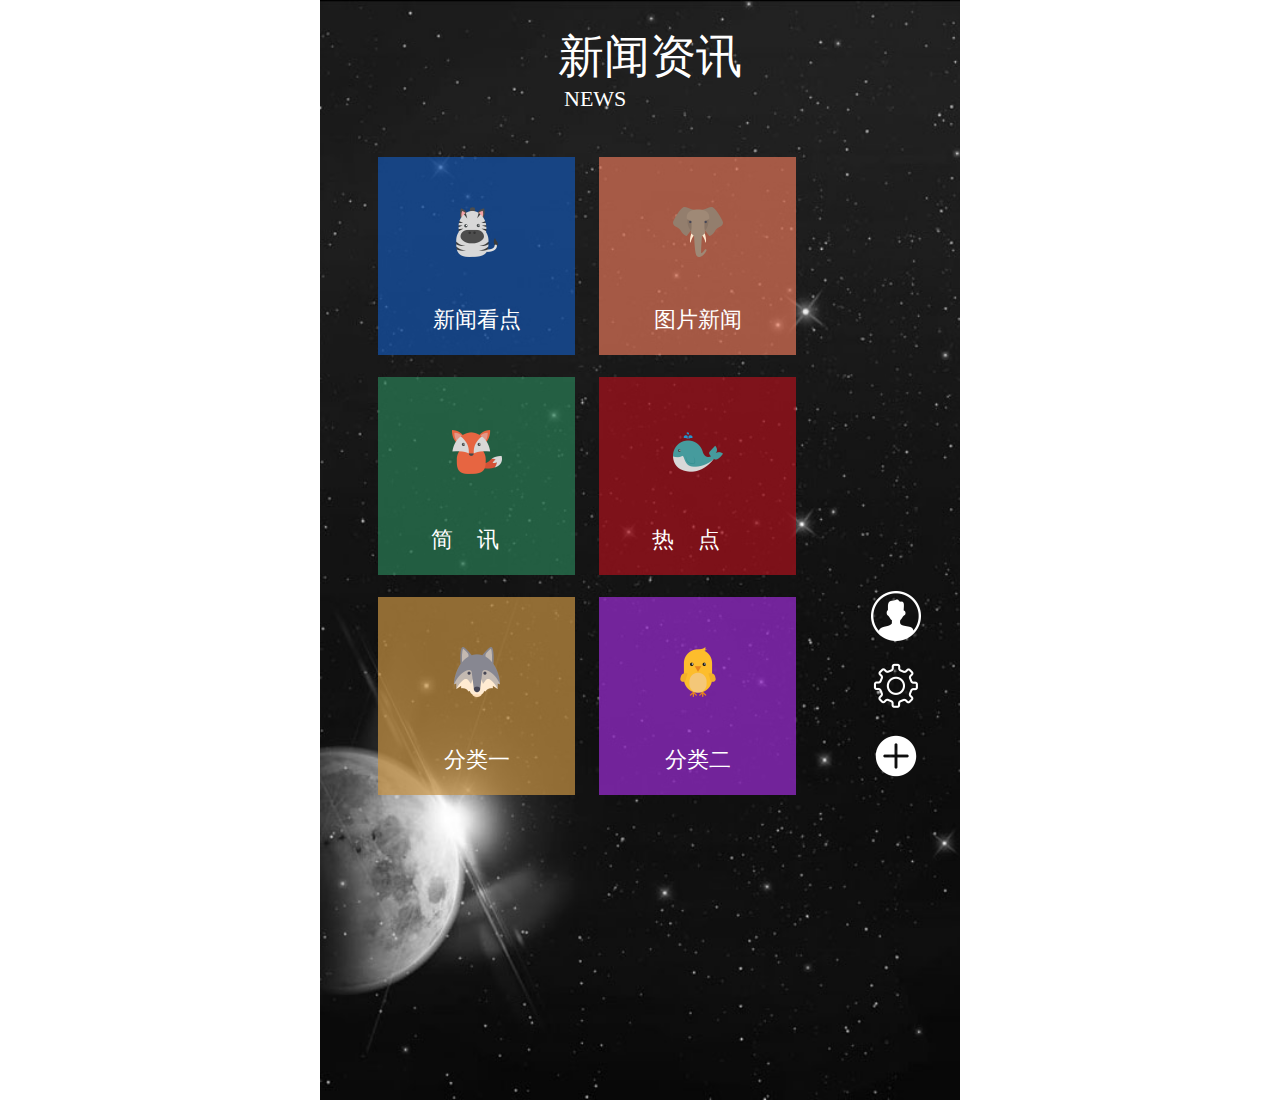
<file: index.html>
<!DOCTYPE html>
<html lang="en">
<head>
	<meta charset="UTF-8">
	<meta name="viewport" content="width=device-width, user-scalable=no, initial-scale=1.0, maximum-scale=1.0, minimum-scale=1.0">
	<title>主页</title>
	<script src="js/fontAuto.js"></script>
	
	<link rel="stylesheet" href="css/login.css"> 
</head>
<body>
	<section class="indexbg">
		<h2>新闻资讯</h2>
		<p>NEWS</p>
		<section class="indexnav">
			<a href="news-look.html"><img src="img/indexnav01.png" alt=""><p>新闻看点</p></a>
			<a href="news-pics.html"><img src="img/indexnav02.png" alt=""><p>图片新闻</p></a>
			<a href="newsletter.html"><img src="img/indexnav03.png" alt=""><p>简讯</p></a>
			<a href="hot.html"><img src="img/indexnav04.png" alt=""><p>热点</p></a>
			<a href="classification.html"><img src="img/indexnav05.png" alt=""><p>分类一</p></a>
			<a href="classification.html"><img src="img/indexnav06.png" alt=""><p>分类二</p></a>
			

		</section>
		<section class=indexbuts>
				<a href="login.html"><img src="img/user.png" alt=""></a>
				<a href="setup.html"><img src="img/sz.png" alt=""></a>
				<a href="list.html"><img src="img/more.png" alt=""></a>
		</section>


	</section>
	
</body>
</html>
</file>
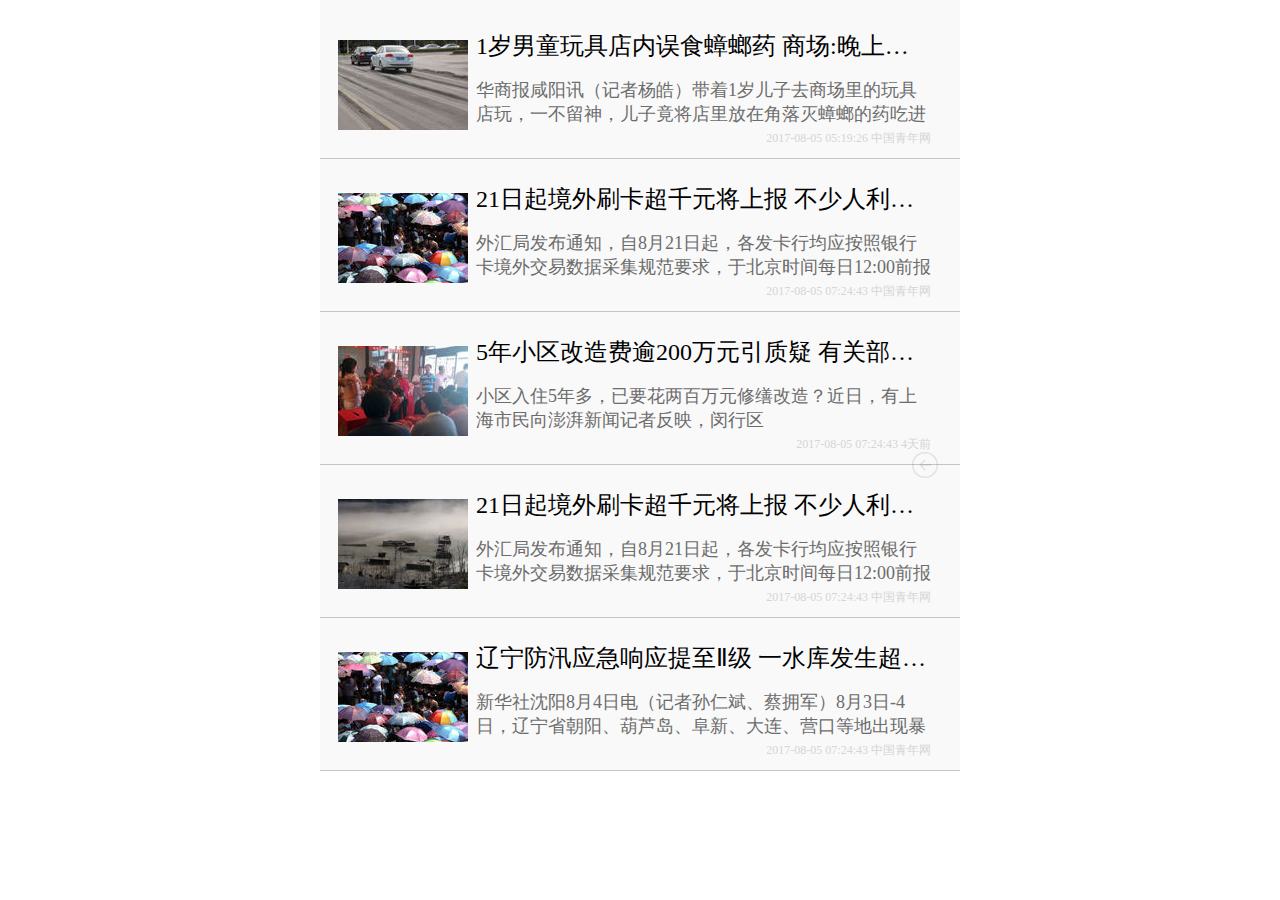
<file: classification.html>
<!DOCTYPE html>
<html lang="en">
<head>
	<meta charset="UTF-8">
	<meta name="viewport" content="width=device-width, user-scalable=no, initial-scale=1.0, maximum-scale=1.0, minimum-scale=1.0">
	<title>分类</title>
	<script src="js/fontAuto.js"></script>
	
	<link rel="stylesheet" href="css/login.css"> 
</head>
<body>
	<section class="classfication">
		<a href="index.html" class="return"><img src="img/return.png" alt=""></a>
		<a href="news detatils.html" class="class-news">
			<img src="img/clsaanews01.jpg" alt="">
			<section>
			<h3>1岁男童玩具店内误食蟑螂药 商场:晚上放药忘取</h3>
			<p>华商报咸阳讯（记者杨皓）带着1岁儿子去商场里的玩具店玩，一不留神，儿子竟将店里放在角落灭蟑螂的药吃进嘴……这把杨女士惊出一身冷汗。</p>
			<p class="class-news-time">2017-08-05 05:19:26  中国青年网</p>
			</section>
		</a>
		<a href="news detatils.html" class="class-news">
			<img src="img/clsaanews02.jpg" alt="">
			<section>
			<h3>21日起境外刷卡超千元将上报 不少人利用刷卡洗钱</h3>
			<p>外汇局发布通知，自8月21日起，各发卡行均应按照银行卡境外交易数据采集规范要求，于北京时间每日12:00前报送上日24小时内本行银行卡境外交易信息。也就是说，境内银行卡在境外发生的提现和等值人民币千元以上消费交易信息都要按规定报送。</p>
			<p class="class-news-time">2017-08-05 07:24:43  中国青年网</p>
			</section>
		</a>
        <a href="news detatils.html" class="class-news">
			<img src="img/clsaanews03.jpg" alt="">
			<section>
			<h3>5年小区改造费逾200万元引质疑 有关部门回应</h3>
			<p>小区入住5年多，已要花两百万元修缮改造？近日，有上海市民向澎湃新闻记者反映，闵行区</p>
			<p class="class-news-time">2017-08-05 07:24:43  4天前</p>
			</section>
		</a>
		<a href="news detatils.html" class="class-news">
			<img src="img/clsaanews04.jpg" alt="">
			<section>
			<h3>21日起境外刷卡超千元将上报 不少人利用刷卡洗钱</h3>
			<p>外汇局发布通知，自8月21日起，各发卡行均应按照银行卡境外交易数据采集规范要求，于北京时间每日12:00前报送上日24小时内本行银行卡境外交易信息。也就是说，境内银行卡在境外发生的提现和等值人民币千元以上消费交易信息都要按规定报送。</p>
			<p class="class-news-time">2017-08-05 07:24:43  中国青年网</p>
			</section>
		</a>
		<a href="news detatils.html" class="class-news">
			<img src="img/clsaanews02.jpg" alt="">
			<section>
			<h3>辽宁防汛应急响应提至Ⅱ级 一水库发生超500年一遇洪水</h3>
			<p>新华社沈阳8月4日电（记者孙仁斌、蔡拥军）8月3日-4日，辽宁省朝阳、葫芦岛、阜新、大连、营口等地出现暴雨到大暴雨，局部特大暴雨，最大降雨量已达400多毫米。4日上午，辽宁省将防汛应急响应提升至</p>
			<p class="class-news-time">2017-08-05 07:24:43  中国青年网</p>
			</section>
		</a>


	</section>
	
</body>
</html>
</file>
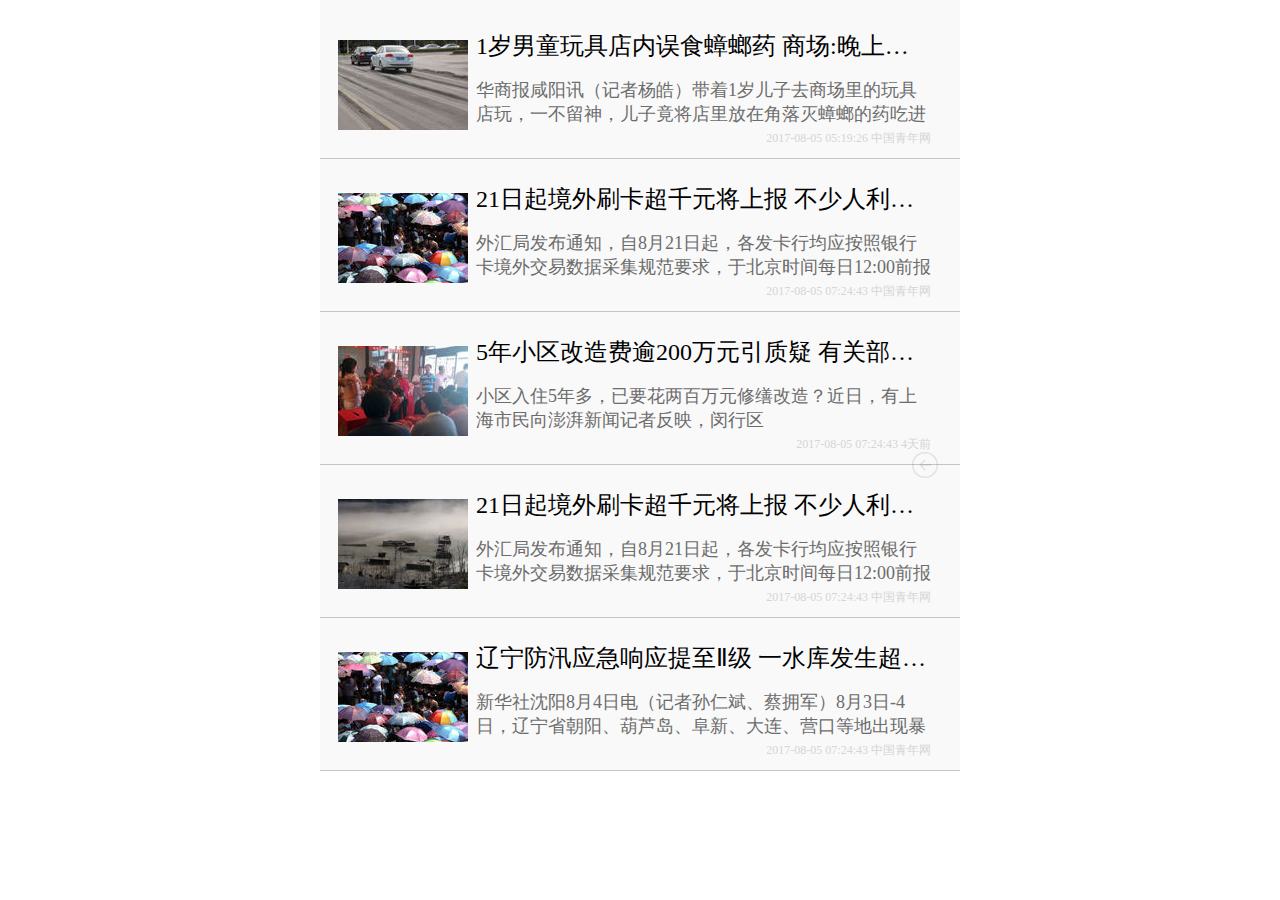
<file: hot.html>
<!DOCTYPE html>
<html lang="en">
<head>
	<meta charset="UTF-8">
	<meta name="viewport" content="width=device-width, user-scalable=no, initial-scale=1.0, maximum-scale=1.0, minimum-scale=1.0">
	<title>热点</title>
	<script src="js/fontAuto.js"></script>
	
	<link rel="stylesheet" href="css/login.css"> 
</head>
<body>
	<section class="classfication">
		<a href="index.html" class="return"><img src="img/return.png" alt=""></a>
		<a href="news detatils.html" class="class-news">
			<img src="img/clsaanews01.jpg" alt="">
			<section>
			<h3>1岁男童玩具店内误食蟑螂药 商场:晚上放药忘取</h3>
			<p>华商报咸阳讯（记者杨皓）带着1岁儿子去商场里的玩具店玩，一不留神，儿子竟将店里放在角落灭蟑螂的药吃进嘴……这把杨女士惊出一身冷汗。</p>
			<p class="class-news-time">2017-08-05 05:19:26  中国青年网</p>
			</section>
		</a>
		<a href="news detatils.html" class="class-news">
			<img src="img/clsaanews02.jpg" alt="">
			<section>
			<h3>21日起境外刷卡超千元将上报 不少人利用刷卡洗钱</h3>
			<p>外汇局发布通知，自8月21日起，各发卡行均应按照银行卡境外交易数据采集规范要求，于北京时间每日12:00前报送上日24小时内本行银行卡境外交易信息。也就是说，境内银行卡在境外发生的提现和等值人民币千元以上消费交易信息都要按规定报送。</p>
			<p class="class-news-time">2017-08-05 07:24:43  中国青年网</p>
			</section>
		</a>
        <a href="news detatils.html" class="class-news">
			<img src="img/clsaanews03.jpg" alt="">
			<section>
			<h3>5年小区改造费逾200万元引质疑 有关部门回应</h3>
			<p>小区入住5年多，已要花两百万元修缮改造？近日，有上海市民向澎湃新闻记者反映，闵行区</p>
			<p class="class-news-time">2017-08-05 07:24:43  4天前</p>
			</section>
		</a>
		<a href="news detatils.html" class="class-news">
			<img src="img/clsaanews04.jpg" alt="">
			<section>
			<h3>21日起境外刷卡超千元将上报 不少人利用刷卡洗钱</h3>
			<p>外汇局发布通知，自8月21日起，各发卡行均应按照银行卡境外交易数据采集规范要求，于北京时间每日12:00前报送上日24小时内本行银行卡境外交易信息。也就是说，境内银行卡在境外发生的提现和等值人民币千元以上消费交易信息都要按规定报送。</p>
			<p class="class-news-time">2017-08-05 07:24:43  中国青年网</p>
			</section>
		</a>
		<a href="news detatils.html" class="class-news">
			<img src="img/clsaanews02.jpg" alt="">
			<section>
			<h3>辽宁防汛应急响应提至Ⅱ级 一水库发生超500年一遇洪水</h3>
			<p>新华社沈阳8月4日电（记者孙仁斌、蔡拥军）8月3日-4日，辽宁省朝阳、葫芦岛、阜新、大连、营口等地出现暴雨到大暴雨，局部特大暴雨，最大降雨量已达400多毫米。4日上午，辽宁省将防汛应急响应提升至</p>
			<p class="class-news-time">2017-08-05 07:24:43  中国青年网</p>
			</section>
		</a>


	</section>
	
</body>
</html>
</file>
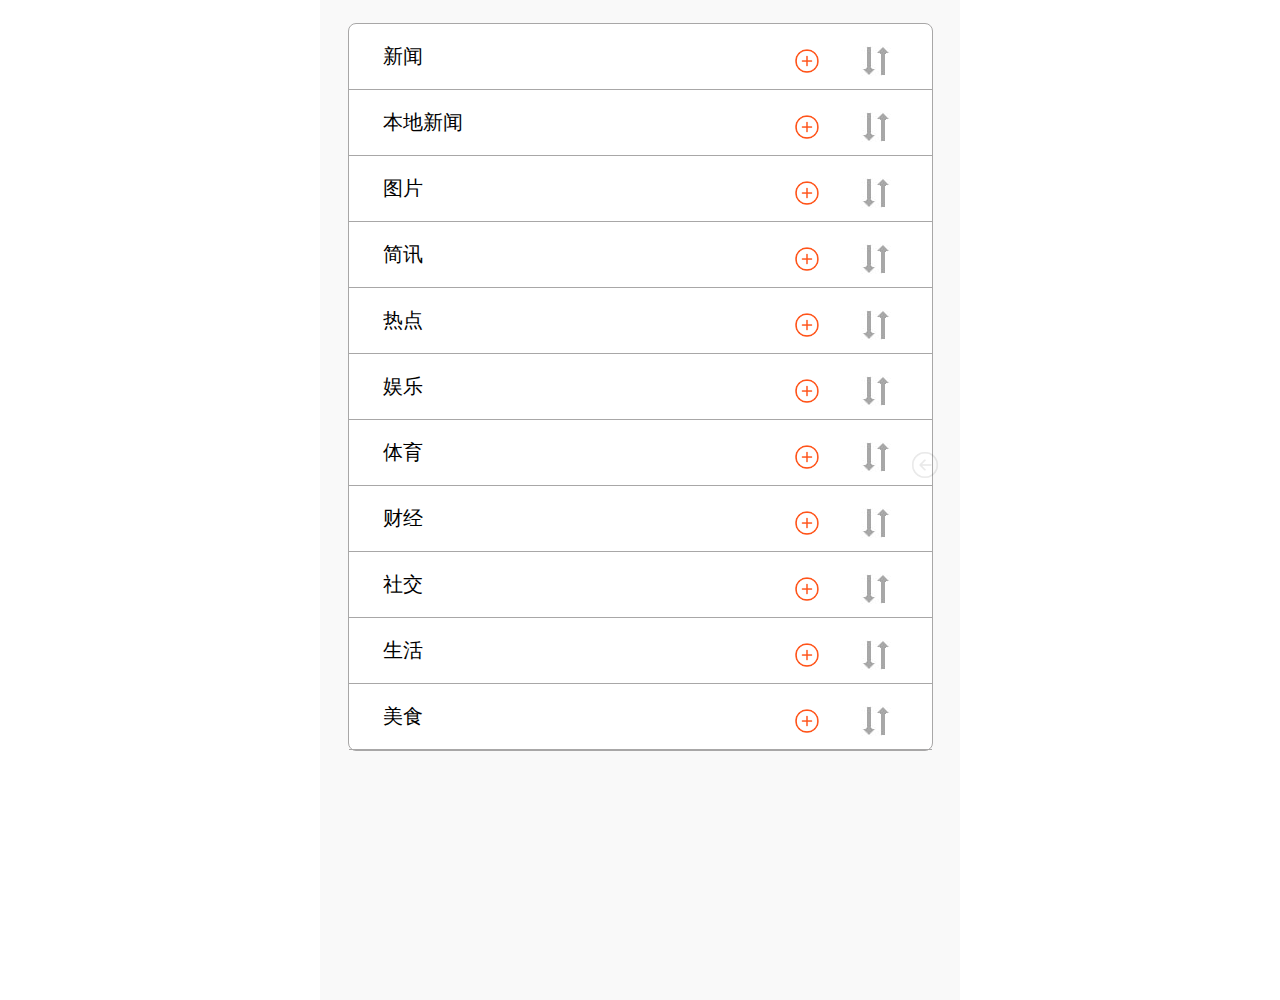
<file: list.html>
<!DOCTYPE html>
<html lang="en">
<head>
	<meta charset="UTF-8">
	<meta name="viewport" content="width=device-width, user-scalable=no, initial-scale=1.0, maximum-scale=1.0, minimum-scale=1.0">
	<title>资讯列表</title>
	<script src="js/fontAuto.js"></script>
	
	<link rel="stylesheet" href="css/login.css"> 
</head>
<body>
<section class="bgsize">
<a href="index.html" class="return"><img src="img/return.png" alt=""></a>

	<section class="list">
		<section class="list-link">
			<a href="news-look.html" class="list-title">新闻</a>
			<a href="" class="listbt"><img src="img/listbt01.png" alt=""></a>
			<a href=""  class="listbt"><img src="img/listbt02.jpg" alt=""></a>
		</section>
		<section class="list-link">
			<a href="" class="list-title">本地新闻</a>
			<a href="" class="listbt"><img src="img/listbt01.png" alt=""></a>
			<a href=""  class="listbt"><img src="img/listbt02.jpg" alt=""></a>
		</section>
		<section class="list-link">
			<a href="news-pics.html" class="list-title">图片</a>
			<a href="" class="listbt"><img src="img/listbt01.png" alt=""></a>
			<a href=""  class="listbt"><img src="img/listbt02.jpg" alt=""></a>
		</section>
		<section class="list-link">
			<a href="newsletter.html" class="list-title">简讯</a>
			<a href="" class="listbt"><img src="img/listbt01.png" alt=""></a>
			<a href=""  class="listbt"><img src="img/listbt02.jpg" alt=""></a>
		</section>
		<section class="list-link">
			<a href="hot.html" class="list-title">热点</a>
			<a href="" class="listbt"><img src="img/listbt01.png" alt=""></a>
			<a href=""  class="listbt"><img src="img/listbt02.jpg" alt=""></a>
		</section>
		<section class="list-link">
			<a href="newsletter.html" class="list-title">娱乐</a>
			<a href="" class="listbt"><img src="img/listbt01.png" alt=""></a>
			<a href=""  class="listbt"><img src="img/listbt02.jpg" alt=""></a>
		</section>
		<section class="list-link">
			<a href="newsletter.html" class="list-title">体育</a>
			<a href="" class="listbt"><img src="img/listbt01.png" alt=""></a>
			<a href=""  class="listbt"><img src="img/listbt02.jpg" alt=""></a>
		</section>
		<section class="list-link">
			<a href="" class="list-title">财经</a>
			<a href="" class="listbt"><img src="img/listbt01.png" alt=""></a>
			<a href=""  class="listbt"><img src="img/listbt02.jpg" alt=""></a>
		</section>
		<section class="list-link">
			<a href="" class="list-title">社交</a>
			<a href="" class="listbt"><img src="img/listbt01.png" alt=""></a>
			<a href=""  class="listbt"><img src="img/listbt02.jpg" alt=""></a>
		</section>
		<section class="list-link">
			<a href="" class="list-title">生活</a>
			<a href="" class="listbt"><img src="img/listbt01.png" alt=""></a>
			<a href=""  class="listbt"><img src="img/listbt02.jpg" alt=""></a>
		</section>
		<section class="list-link">
			<a href="" class="list-title">美食</a>
			<a href="" class="listbt"><img src="img/listbt01.png" alt=""></a>
			<a href=""  class="listbt"><img src="img/listbt02.jpg" alt=""></a>
		</section>
	</section>
</section>
	
</body>
</html>
</file>
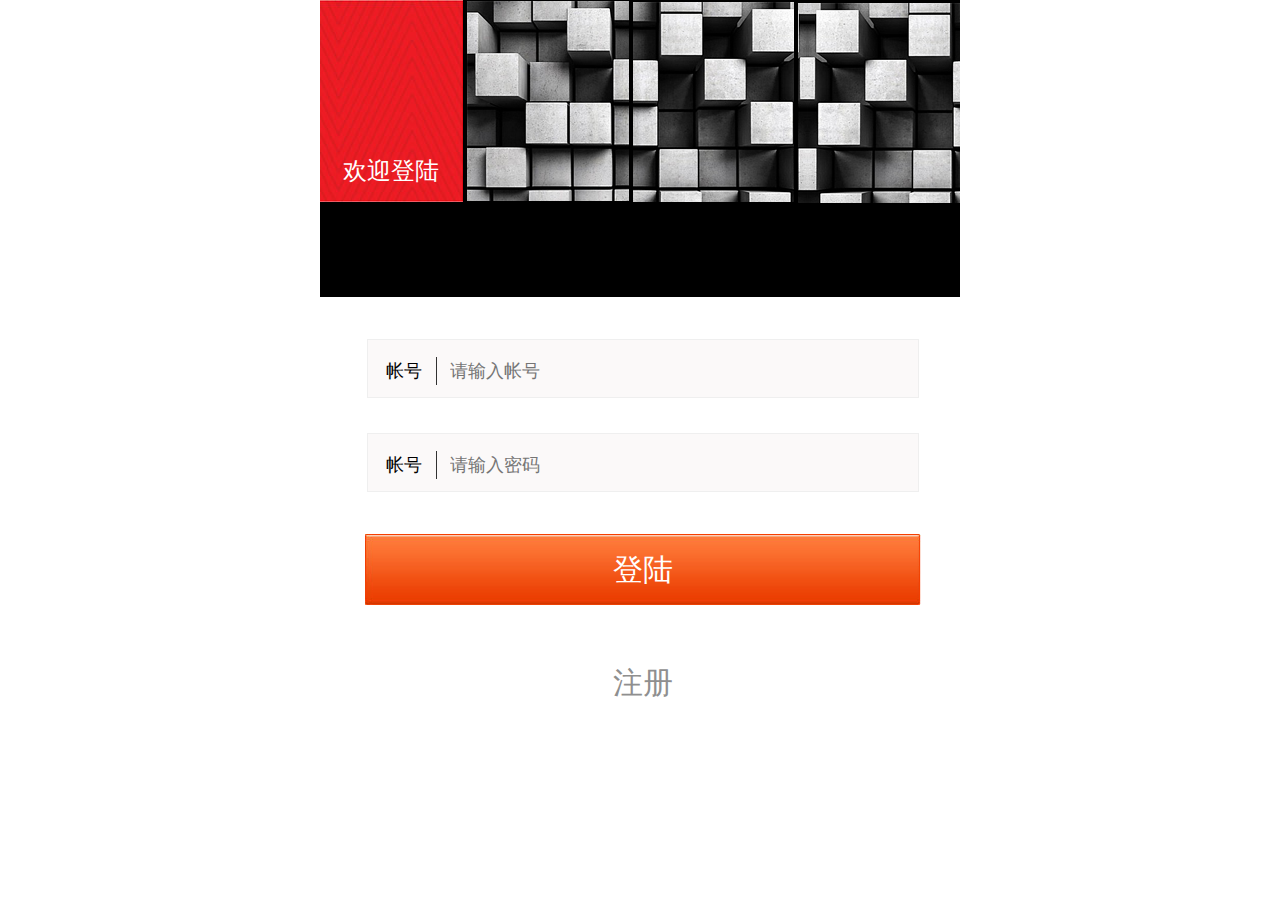
<file: login.html>
<!DOCTYPE html>
<html lang="en">
<head>
	<meta name="viewport" content="width=device-width, user-scalable=no, initial-scale=1.0, maximum-scale=1.0, minimum-scale=1.0">
	<meta charset="UTF-8">
	<title>登录</title>
	<script src="js/fontAuto.js"></script>
	
	<link rel="stylesheet" href="css/login.css"> 
</head>
<body>
<header>
	<section class="hd-one"><p>欢迎登陆</p></section>
	<section class="hdpic hdtwo"><img src="img/hdbg.jpg" alt=""></section>
	<section class="hdpic hdthree"><img src="img/hdbg.jpg" alt=""></section>
	<section class="hdpic hdfour"><img src="img/hdbg.jpg" alt=""></section>

</header>

<form action="">
	<label class="user">帐号<span></span><input type="text" placeholder ="请输入帐号"></label>
	<label class="user password">帐号<span></span><input type="password"  placeholder="请输入密码"></label>
	<section class="loginbt"><a href="index.html">登陆</a></section>
	<section class="loginbt register"><a href="register.html">注册</a></section>


</form>
	
</body>
</html>
</file>
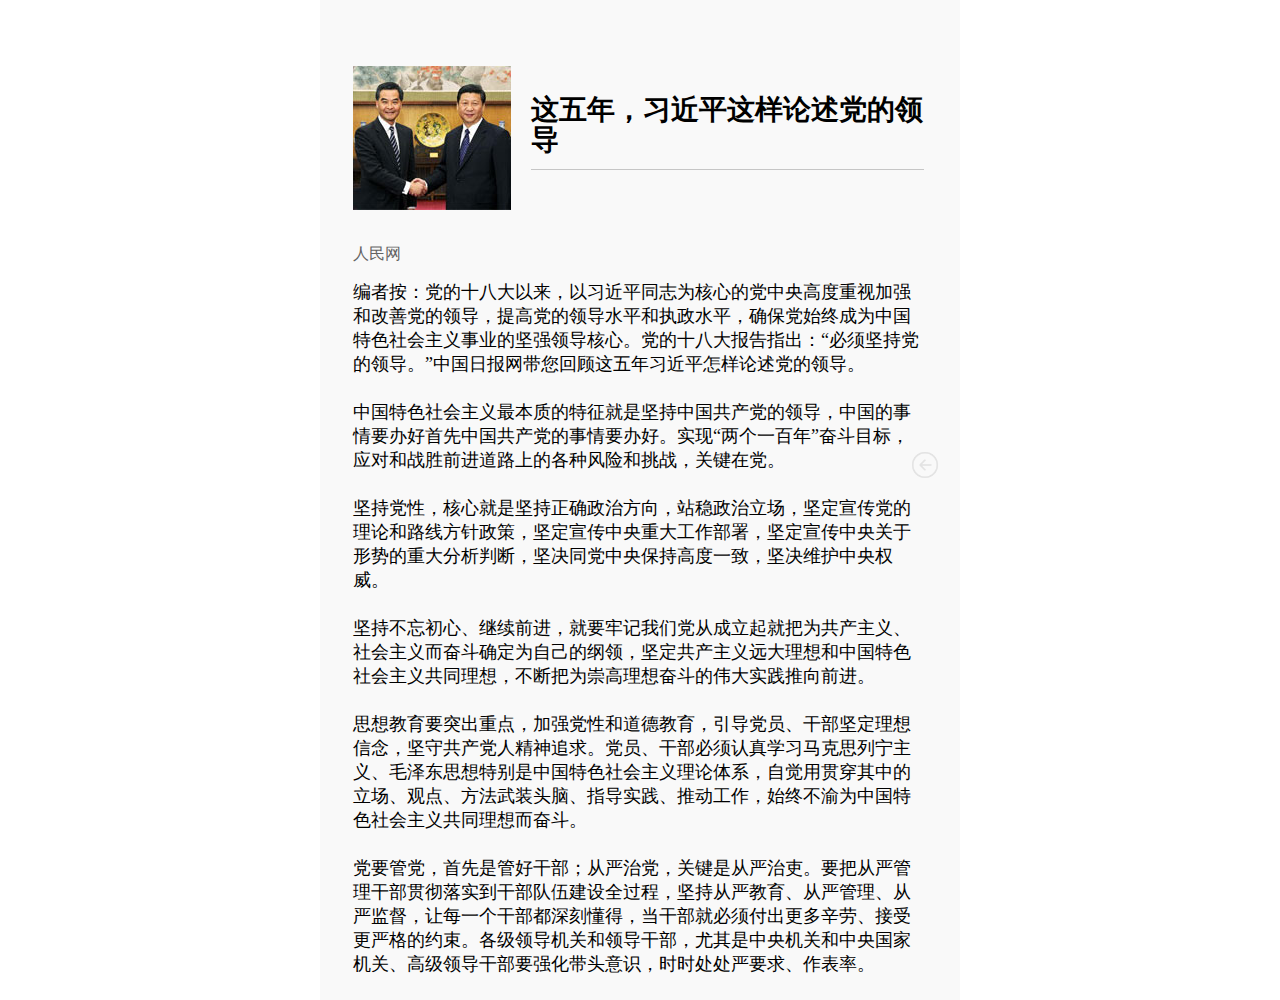
<file: news detatils.html>
<!DOCTYPE html>
<html lang="en">
<head>
	<meta charset="UTF-8">
	<meta name="viewport" content="width=device-width, user-scalable=no, initial-scale=1.0, maximum-scale=1.0, minimum-scale=1.0">
	<title>新闻详情</title>
	<script src="js/fontAuto.js"></script>
	
	<link rel="stylesheet" href="css/login.css"> 
</head>
<body>
	<section class="bgsize">
	<a href="index.html" class="return"><img src="img/return.png" alt=""></a>
		<section class="title">
			<img src="img/newsdetails.jpg" alt="">
			<section class="title-text">
			<h3>这五年，习近平这样论述党的领导</h3>
			<span></span>
			</section>
		</section>
		<section class="article">
			<p class="source">人民网</p>
			<p>编者按：党的十八大以来，以习近平同志为核心的党中央高度重视加强和改善党的领导，提高党的领导水平和执政水平，确保党始终成为中国特色社会主义事业的坚强领导核心。党的十八大报告指出：“必须坚持党的领导。”中国日报网带您回顾这五年习近平怎样论述党的领导。</p>
			<p>中国特色社会主义最本质的特征就是坚持中国共产党的领导，中国的事情要办好首先中国共产党的事情要办好。实现“两个一百年”奋斗目标，应对和战胜前进道路上的各种风险和挑战，关键在党。</p>
			<p>坚持党性，核心就是坚持正确政治方向，站稳政治立场，坚定宣传党的理论和路线方针政策，坚定宣传中央重大工作部署，坚定宣传中央关于形势的重大分析判断，坚决同党中央保持高度一致，坚决维护中央权威。</p>
			<p>坚持不忘初心、继续前进，就要牢记我们党从成立起就把为共产主义、社会主义而奋斗确定为自己的纲领，坚定共产主义远大理想和中国特色社会主义共同理想，不断把为崇高理想奋斗的伟大实践推向前进。</p>
			<p>思想教育要突出重点，加强党性和道德教育，引导党员、干部坚定理想信念，坚守共产党人精神追求。党员、干部必须认真学习马克思列宁主义、毛泽东思想特别是中国特色社会主义理论体系，自觉用贯穿其中的立场、观点、方法武装头脑、指导实践、推动工作，始终不渝为中国特色社会主义共同理想而奋斗。</p>
			<p>党要管党，首先是管好干部；从严治党，关键是从严治吏。要把从严管理干部贯彻落实到干部队伍建设全过程，坚持从严教育、从严管理、从严监督，让每一个干部都深刻懂得，当干部就必须付出更多辛劳、接受更严格的约束。各级领导机关和领导干部，尤其是中央机关和中央国家机关、高级领导干部要强化带头意识，时时处处严要求、作表率。</p>



		</section>

	</section>
	
</body>
</html>
</file>
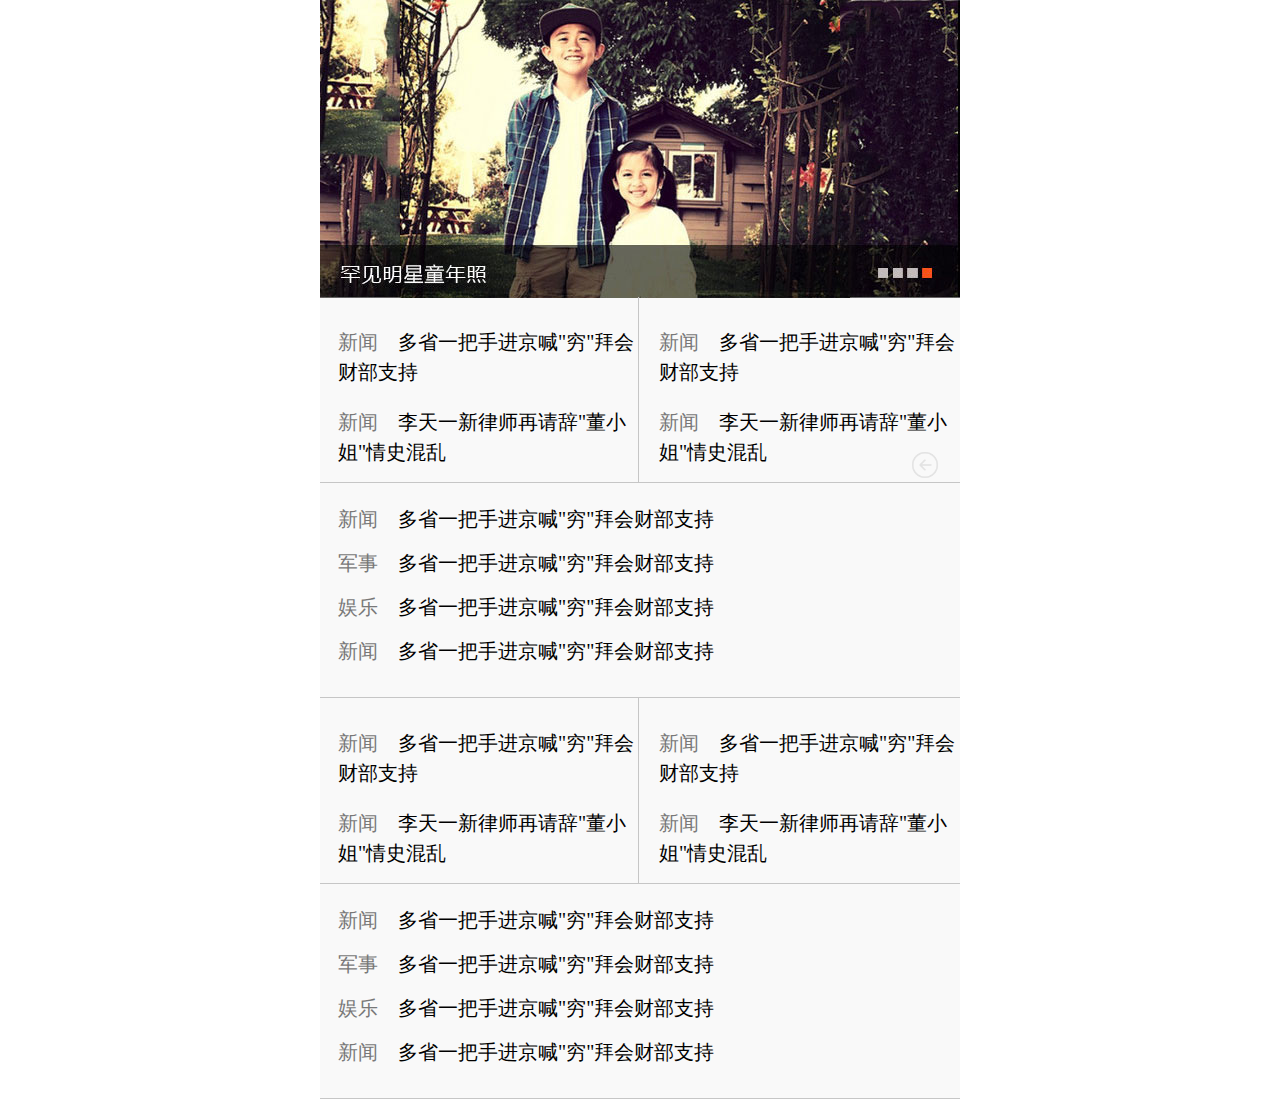
<file: news-look.html>
<!DOCTYPE html>
<html lang="en">
<head>
	<meta charset="UTF-8">
	<meta name="viewport" content="width=device-width, user-scalable=no, initial-scale=1.0, maximum-scale=1.0, minimum-scale=1.0">
	<title>新闻看点</title>
	<script src="js/fontAuto.js"></script>
	
	<link rel="stylesheet" href="css/login.css"> 
</head>
<body>
	<header>
	<a href="" class="newslook-pic"><img src="img/news-look.jpg" alt=""></a>
	</header>
	<a href="index.html" class="return"><img src="img/return.png" alt=""></a>
	<section class="newsbody">
		<section class="newslook-partone">
			<section class="newslook-partsmall">
				<a href=""><span>新闻</span>多省一把手进京喊"穷"拜会财部支持</a>
				<a href="" class="newslook-partsmall-bottom"><span>新闻</span>李天一新律师再请辞"董小姐"情史混乱</a>
			</section>
			<section class="newslook-partsmall newslook-partsmall-right">
				<a href=""><span>新闻</span>多省一把手进京喊"穷"拜会财部支持</a>
				<a href="" class="newslook-partsmall-bottom"><span>新闻</span>李天一新律师再请辞"董小姐"情史混乱</a>
			</section>

		</section>

		<section class="newslook-parttwo">
			<a href=""><span>新闻</span>多省一把手进京喊"穷"拜会财部支持</a>
			<a href=""><span>军事</span>多省一把手进京喊"穷"拜会财部支持</a>
			<a href=""><span>娱乐</span>多省一把手进京喊"穷"拜会财部支持</a>
			<a href=""><span>新闻</span>多省一把手进京喊"穷"拜会财部支持</a>
		</section>
		<section class="newslook-partone">
			<section class="newslook-partsmall">
				<a href=""><span>新闻</span>多省一把手进京喊"穷"拜会财部支持</a>
				<a href="" class="newslook-partsmall-bottom"><span>新闻</span>李天一新律师再请辞"董小姐"情史混乱</a>
			</section>
			<section class="newslook-partsmall newslook-partsmall-right">
				<a href=""><span>新闻</span>多省一把手进京喊"穷"拜会财部支持</a>
				<a href="" class="newslook-partsmall-bottom"><span>新闻</span>李天一新律师再请辞"董小姐"情史混乱</a>
			</section>

		</section>
		<section class="newslook-parttwo">
			<a href=""><span>新闻</span>多省一把手进京喊"穷"拜会财部支持</a>
			<a href=""><span>军事</span>多省一把手进京喊"穷"拜会财部支持</a>
			<a href=""><span>娱乐</span>多省一把手进京喊"穷"拜会财部支持</a>
			<a href=""><span>新闻</span>多省一把手进京喊"穷"拜会财部支持</a>
		</section>

	</section>
</body>
</html>
</file>
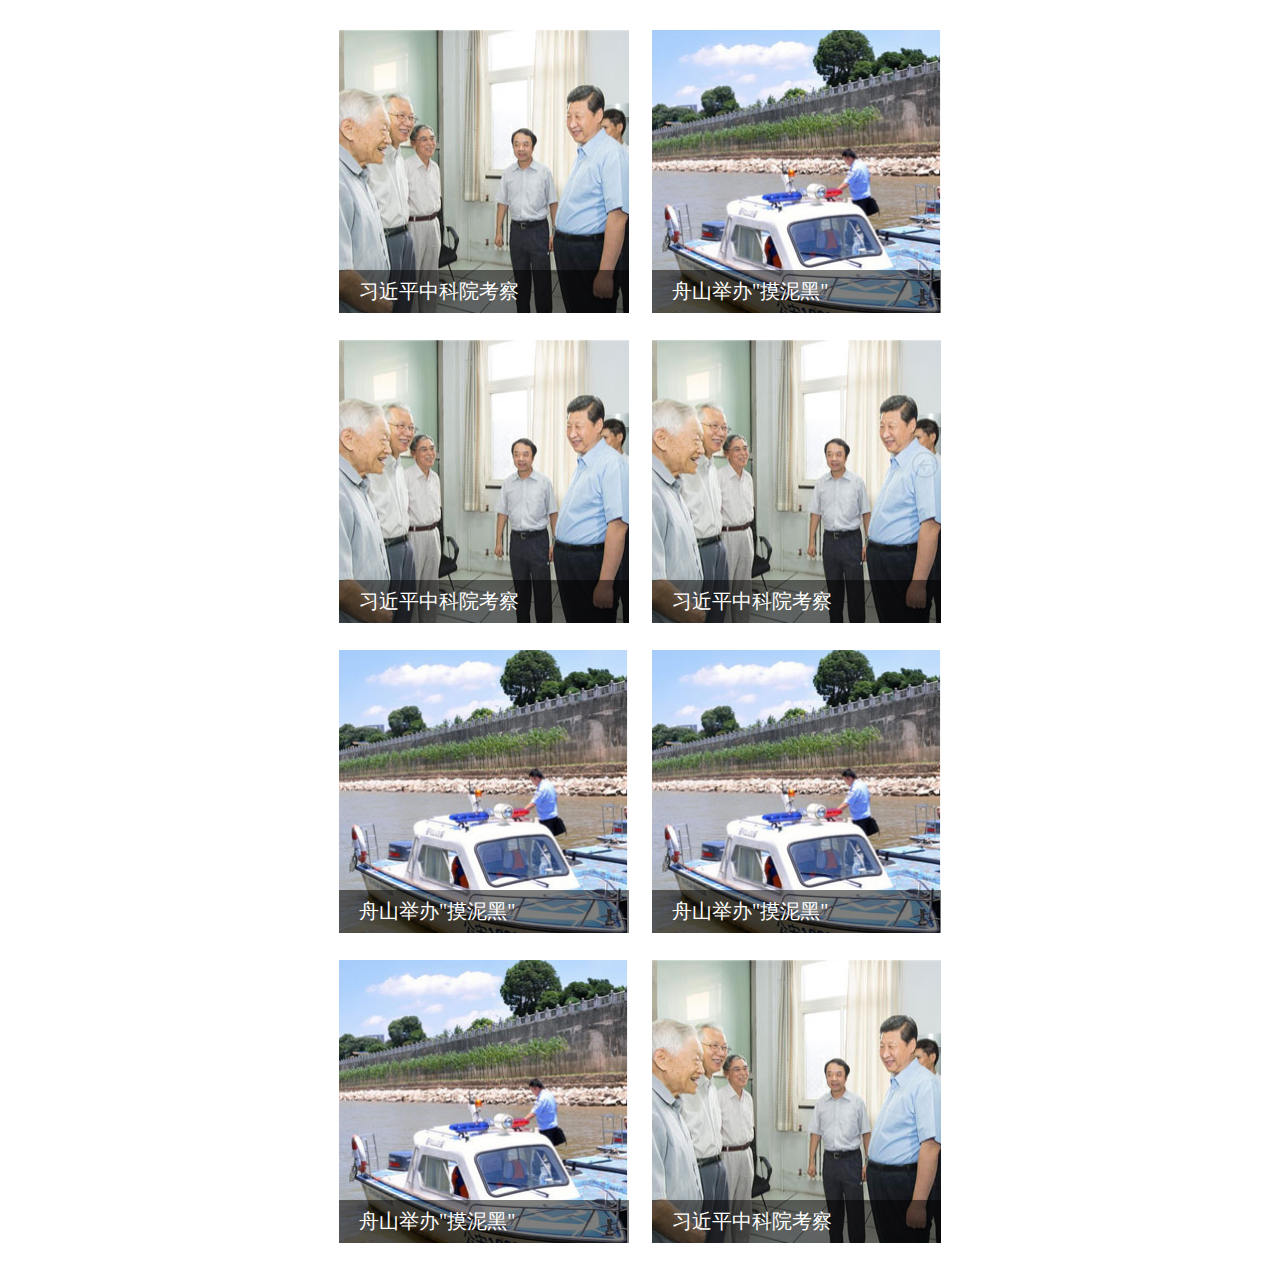
<file: news-pics.html>
<!DOCTYPE html>
<html lang="en">
<head>
	<meta charset="UTF-8">
	<meta name="viewport" content="width=device-width, user-scalable=no, initial-scale=1.0, maximum-scale=1.0, minimum-scale=1.0">
	<title>图片新闻</title>
	<script src="js/fontAuto.js"></script>
	
	<link rel="stylesheet" href="css/login.css"> 
</head>
<body>
	<section class="newspicw">
	<a href="index.html" class="return"><img src="img/return.png" alt=""></a>
	<section class="newspicbig">
		<a class="newspicnav" href="Picture details.html">
		<img src="img/newspic.jpg" alt="">
		<p>习近平中科院考察</p>
		</a>
		<a class="newspicnav" href="Picture details.html">
		<img src="img/newspic02.jpg" alt="">
		<p>舟山举办"摸泥黑"</p>
		</a>
		<a class="newspicnav" href="Picture details.html">
		<img src="img/newspic.jpg" alt="">
		<p>习近平中科院考察</p>
		</a>
		<a class="newspicnav" href="Picture details.html">
		<img src="img/newspic.jpg" alt="">
		<p>习近平中科院考察</p>
		</a>
		<a class="newspicnav" href="">
		<img src="img/newspic02.jpg" alt="">
		<p>舟山举办"摸泥黑"</p>
		</a>
		<a class="newspicnav" href="">
		<img src="img/newspic02.jpg" alt="">
		<p>舟山举办"摸泥黑"</p>
		</a>
		<a class="newspicnav" href="">
		<img src="img/newspic02.jpg" alt="">
		<p>舟山举办"摸泥黑"</p>
		</a>
		<a class="newspicnav" href="">
		<img src="img/newspic.jpg" alt="">
		<p>习近平中科院考察</p>
		</a>
	</section>

	</section>
	
</body>
</html>
</file>
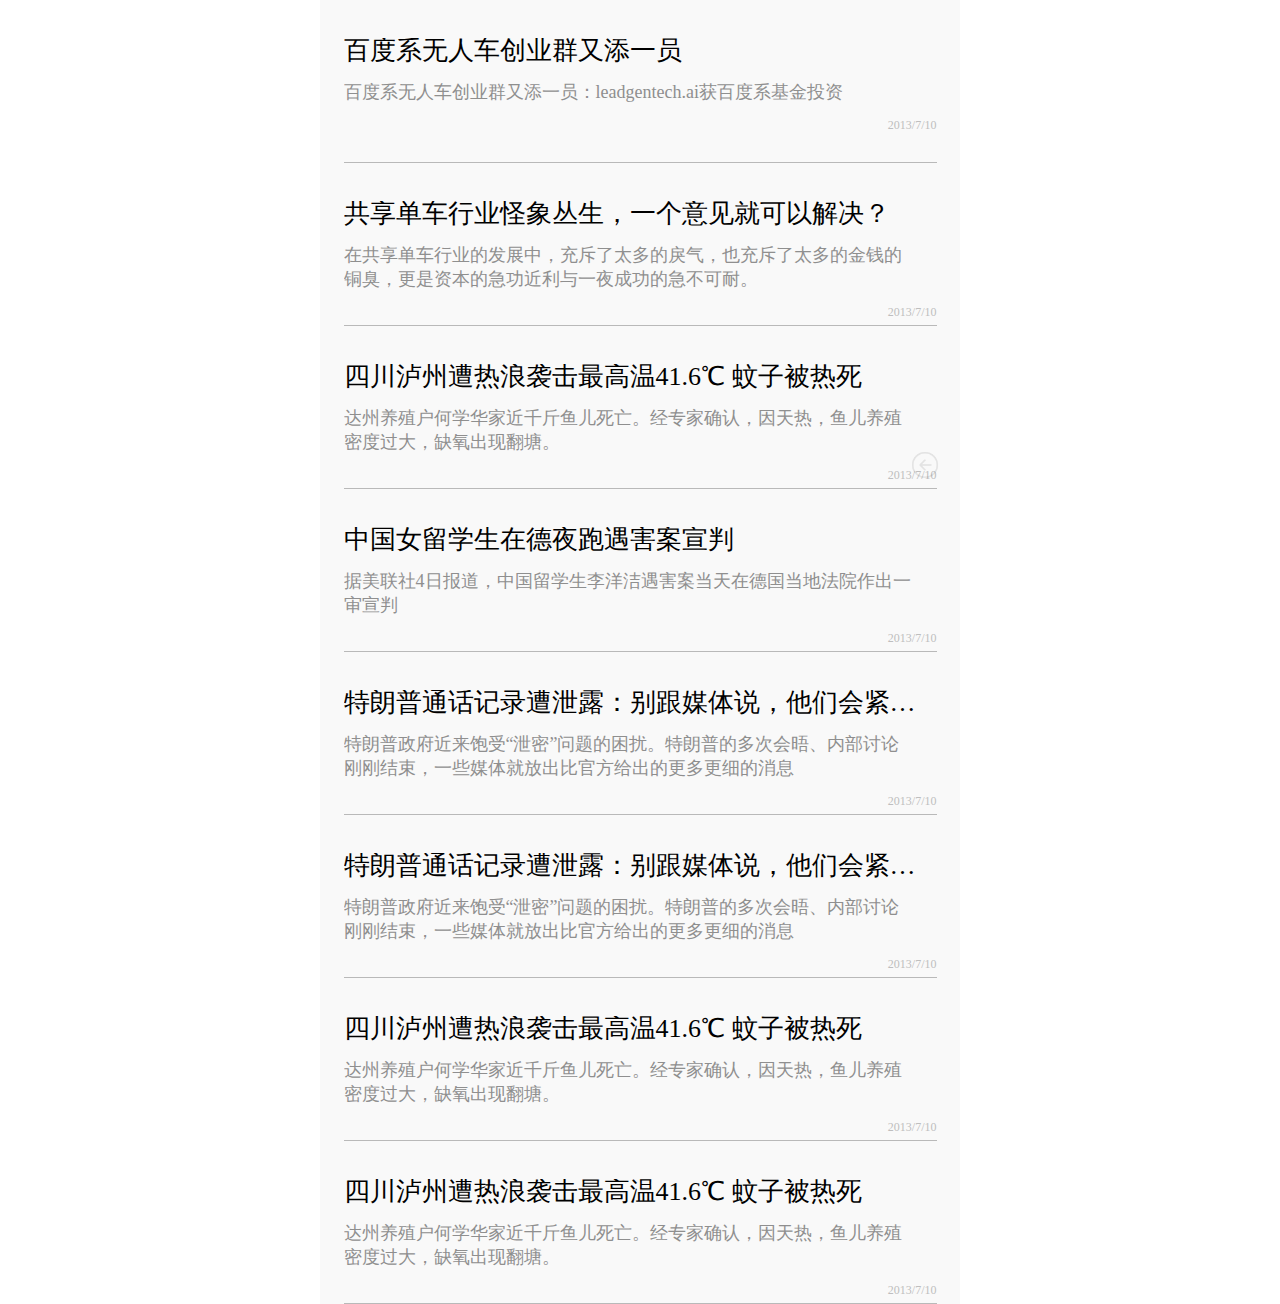
<file: newsletter.html>
<!DOCTYPE html>
<html lang="en">
<head>
	<meta charset="UTF-8">
	<meta name="viewport" content="width=device-width, user-scalable=no, initial-scale=1.0, maximum-scale=1.0, minimum-scale=1.0">
	<title>简讯</title>
	<script src="js/fontAuto.js"></script>
	
	<link rel="stylesheet" href="css/login.css"> 
</head>
<body>
	<section class="newsletter">
	<a href="index.html" class="return"><img src="img/return.png" alt=""></a>
		<section class="newsletter-cont">
		<h3>百度系无人车创业群又添一员</h3>
		<p>百度系无人车创业群又添一员：leadgentech.ai获百度系基金投资</p>
		<p class="newsletter-time">2013/7/10</p>
		</section>
		<section class="newsletter-cont">
		<h3>共享单车行业怪象丛生，一个意见就可以解决？</h3>
		<p>在共享单车行业的发展中，充斥了太多的戾气，也充斥了太多的金钱的铜臭，更是资本的急功近利与一夜成功的急不可耐。</p>
		<p class="newsletter-time">2013/7/10</p>
		</section>
		<section class="newsletter-cont">
		<h3>四川泸州遭热浪袭击最高温41.6℃ 蚊子被热死</h3>
		<p>达州养殖户何学华家近千斤鱼儿死亡。经专家确认，因天热，鱼儿养殖密度过大，缺氧出现翻塘。</p>
		<p class="newsletter-time">2013/7/10</p>
		</section>
		<section class="newsletter-cont">
		<h3>中国女留学生在德夜跑遇害案宣判</h3>
		<p>据美联社4日报道，中国留学生李洋洁遇害案当天在德国当地法院作出一审宣判</p>
		<p class="newsletter-time">2013/7/10</p>
		</section>
		<section class="newsletter-cont">
		<h3>特朗普通话记录遭泄露：别跟媒体说，他们会紧追不放</h3>
		<p>特朗普政府近来饱受“泄密”问题的困扰。特朗普的多次会晤、内部讨论刚刚结束，一些媒体就放出比官方给出的更多更细的消息</p>
		<p class="newsletter-time">2013/7/10</p>
		</section>
		<section class="newsletter-cont">
		<h3>特朗普通话记录遭泄露：别跟媒体说，他们会紧追不放</h3>
		<p>特朗普政府近来饱受“泄密”问题的困扰。特朗普的多次会晤、内部讨论刚刚结束，一些媒体就放出比官方给出的更多更细的消息</p>
		<p class="newsletter-time">2013/7/10</p>
		</section>
		<section class="newsletter-cont">
		<h3>四川泸州遭热浪袭击最高温41.6℃ 蚊子被热死</h3>
		<p>达州养殖户何学华家近千斤鱼儿死亡。经专家确认，因天热，鱼儿养殖密度过大，缺氧出现翻塘。</p>
		<p class="newsletter-time">2013/7/10</p>
		</section>
		<section class="newsletter-cont">
		<h3>四川泸州遭热浪袭击最高温41.6℃ 蚊子被热死</h3>
		<p>达州养殖户何学华家近千斤鱼儿死亡。经专家确认，因天热，鱼儿养殖密度过大，缺氧出现翻塘。</p>
		<p class="newsletter-time">2013/7/10</p>
		</section>



	</section>
	
</body>
</html>
</file>
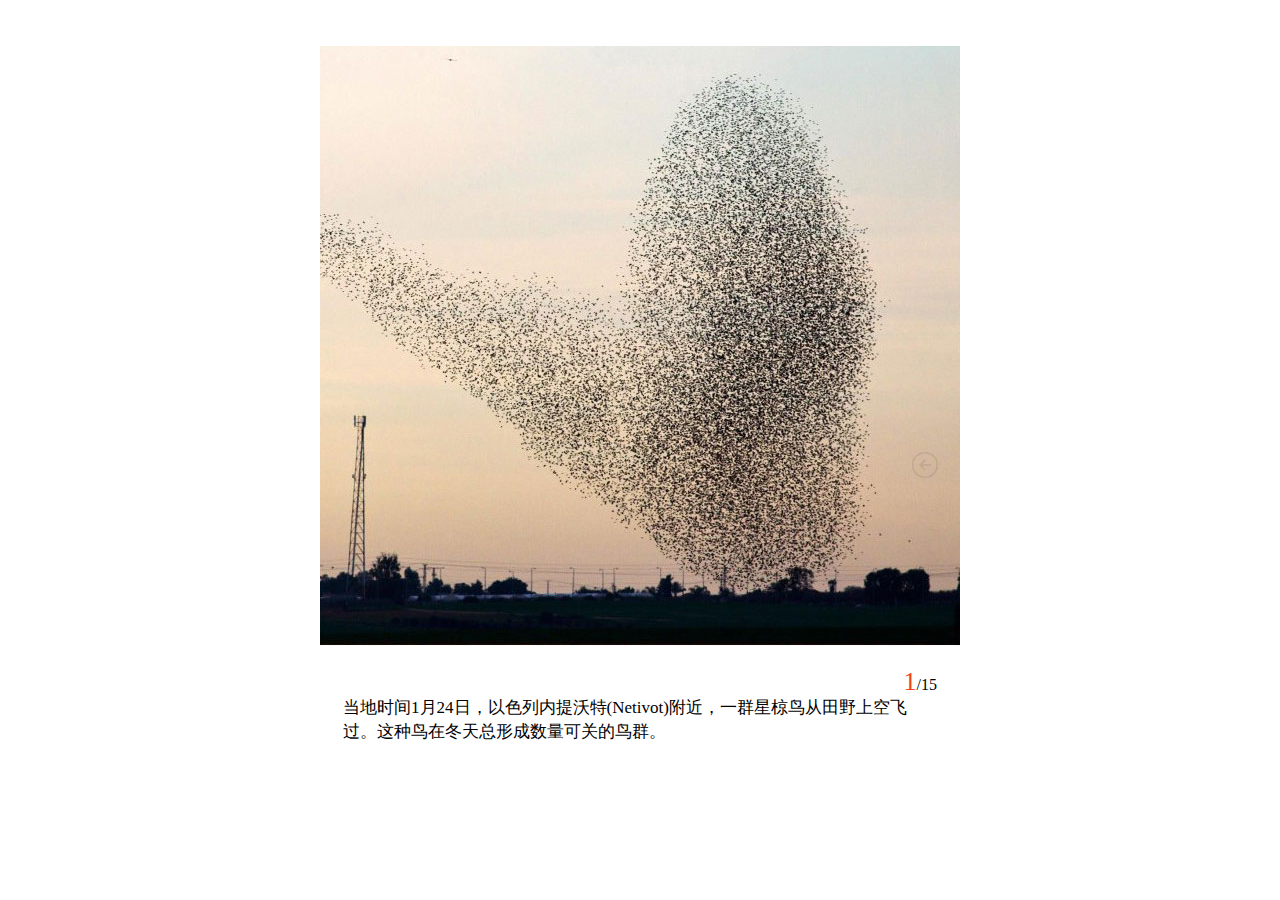
<file: Picture details.html>
<!DOCTYPE html>
<html lang="en">
<head>
	<meta charset="UTF-8">
	<meta name="viewport" content="width=device-width, user-scalable=no, initial-scale=1.0, maximum-scale=1.0, minimum-scale=1.0">
	<title>图片详情</title>
	<script src="js/fontAuto.js"></script>
	
	<link rel="stylesheet" href="css/login.css"> 
</head>
<body>
		<a href="index.html" class="return"><img src="img/return.png" alt=""></a>
		<a href="" class="details-pic"><img src="img/details.jpg" alt=""></a>
		<p class="pic-number">1<span>/15</span></p>
		<p class="pic-words">当地时间1月24日，以色列内提沃特(Netivot)附近，一群星椋鸟从田野上空飞过。这种鸟在冬天总形成数量可关的鸟群。</p>
	
</body>
</html>
</file>
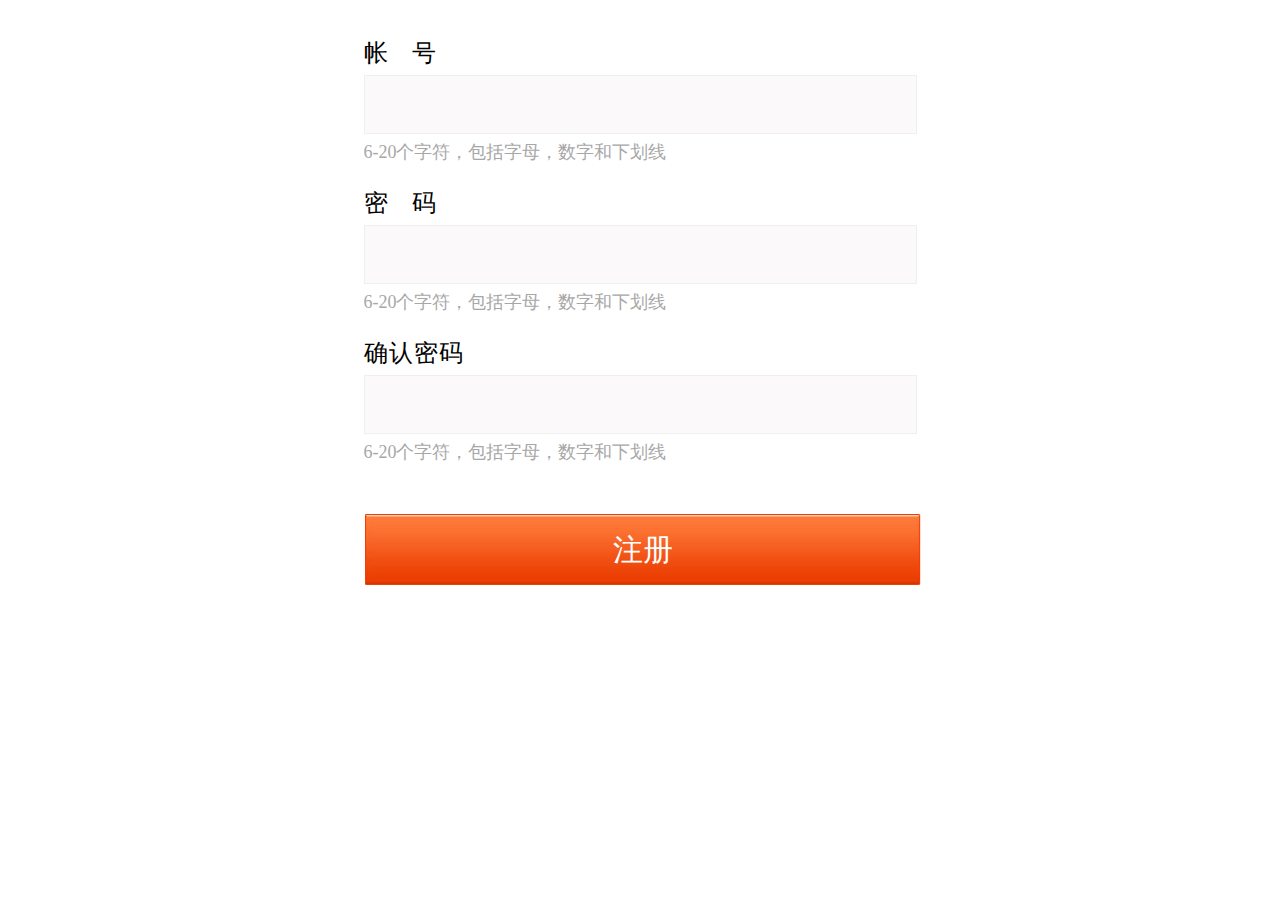
<file: register.html>
<!DOCTYPE html>
<html lang="en">
<head>
	<meta charset="UTF-8">
	<meta name="viewport" content="width=device-width, user-scalable=no, initial-scale=1.0, maximum-scale=1.0, minimum-scale=1.0">
	<title>用户注册</title>
	<script src="js/fontAuto.js"></script>
	
	<link rel="stylesheet" href="css/login.css"> 
</head>
<body>
	<label class="regist reg-one">
		<h3>帐号</h3>
		<input type="text">
		<p>6-20个字符，包括字母，数字和下划线</p>
	</label>
	<label class="regist reg-two">
		<h3>密码</h3>
		<input type="password">
		<p>6-20个字符，包括字母，数字和下划线</p>
	</label>
	<label class="regist reg-three">
		<h3>确认密码</h3>
		<input type="password">
		<p>6-20个字符，包括字母，数字和下划线</p>
	</label>
	<section class="loginbt regbt"><a href="index.html">注册</a></section>

	
</body>
</html>
</file>
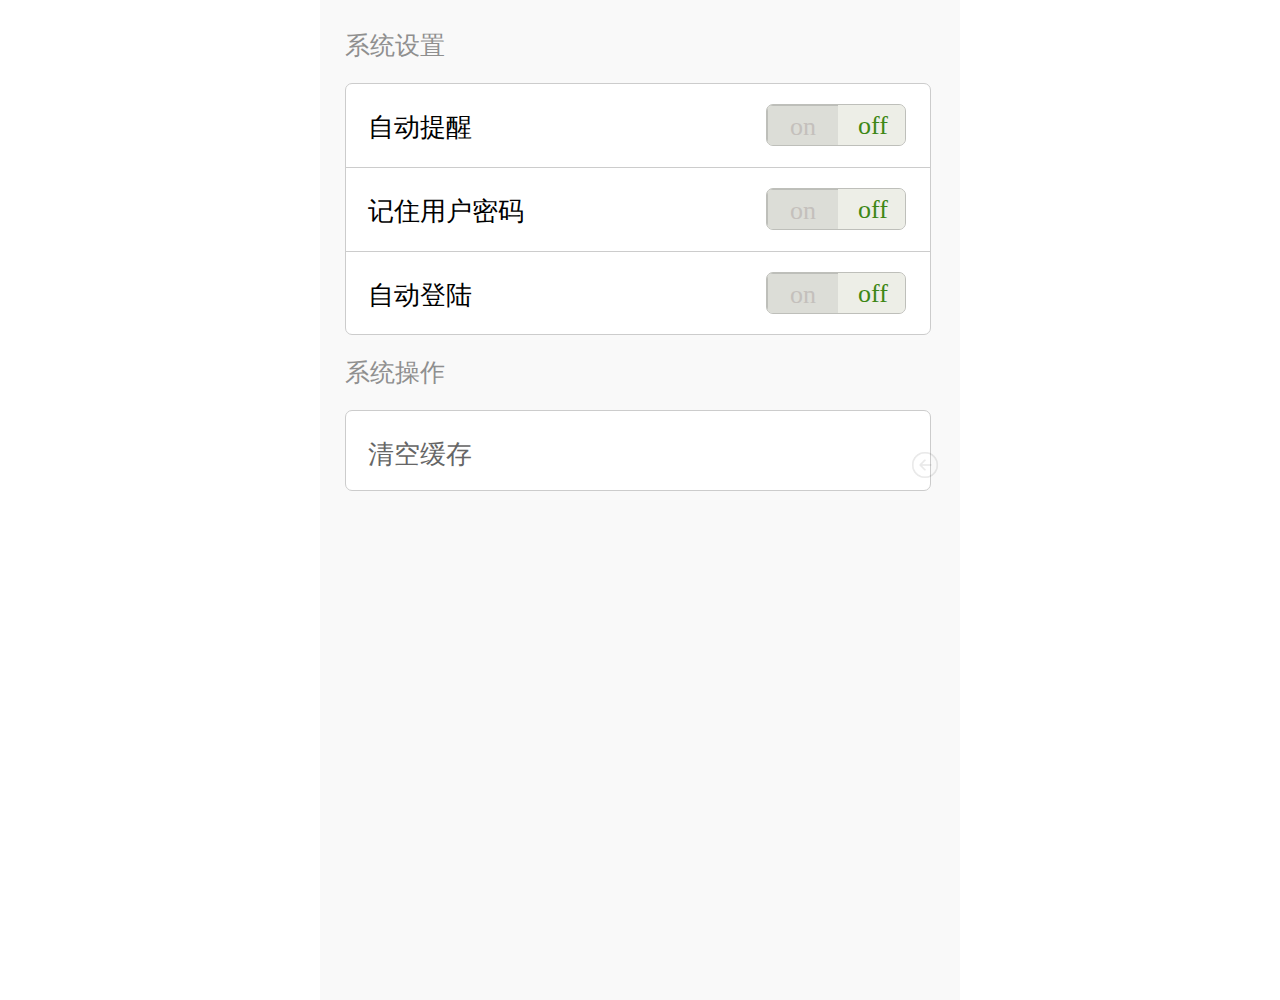
<file: setup.html>
<!DOCTYPE html>
<html lang="en">
<head>
	<meta charset="UTF-8">
	<meta name="viewport" content="width=device-width, user-scalable=no, initial-scale=1.0, maximum-scale=1.0, minimum-scale=1.0">
	<title>设置</title>
	<script src="js/fontAuto.js"></script>
	
	<link rel="stylesheet" href="css/login.css"> 
</head>
<body>
<a href="index.html" class="return"><img src="img/return.png" alt=""></a>
	<section class="bgsize setup">
		<h3>系统设置</h3>
		<section class="setup-box">
			<section class="setup-item">
				<p>自动提醒</p>
				<label class="check"><input name="auto" type="checkbox">
				<section class="on-off"><p></p></section>
				</label>
			</section>
			<section class="setup-item">
				<p>记住用户密码</p>
				<label class="check"><input name="auto" type="checkbox">
				<section class="on-off"><p></p></section>
				</label>
			</section>
			<section class="setup-item setup-item-last">
				<p>自动登陆</p>
				<label class="check"><input name="auto" type="checkbox">
				<section class="on-off"><p></p></section>
				</label>
			</section>
		</section>
		<h3>系统操作</h3>
		<section class="setup-box setup-boxtwo">
		<section class="setup-item setup-item-last">
				<a href=""><p>清空缓存</p></a>
				</section>
		</section>

	</section>
	
</body>
</html>
</file>
<file: css/login.css>
@charset "UTF-8";
@important "login";
body, h1, h2, h3, h4, h5, h6, div, header, nav, section, footer, ul, li, ol, dl, dt, dd, form, table, tr, td, img, a, span, a, em, i, strong, b, label, input, select, option, textarea, p {
  margin: 0;
  padding: 0;
  box-sizing: border-box; }

li {
  list-style: none; }

a {
  color: #666;
  text-decoration: none; }

a:hover {
  color: #f00; }

input[type="button"], input[type="submit"], input[type="file"], button {
  cursor: pointer;
  -webkit-appearance: none; }

html {
  font-size: 625%;
  /*6.25*16=相当于100px;rem的换算参考大小（rem单位以html为参考）*/ }

.clearfix:before, .clearfix:after {
  content: " ";
  display: table; }

.clearfix:after {
  clear: both; }

body {
  max-width: 640px;
  min-width: 320px;
  font-size: 0.24rem;
  /*初始的字体大小*/
  font-family: "微软雅黑";
  width: 100%;
  margin: 0 auto; }

header {
  width: 6.4rem;
  height: 2.97rem;
  display: flex;
  background: #000; }

@keyframes moveone {
  0% {
    margin-top: 0; }
  50% {
    margin-top: 0.94rem; }
  100% {
    margin-top: 0; } }

.hd-one {
  width: 1.43rem;
  height: 2.02rem;
  background: url("../img/hd01.jpg") no-repeat 0 0;
  background-size: 1.43rem 2.02rem;
  animation: moveone 4s infinite; }
  .hd-one p {
    font-size: 0.24rem;
    line-height: 1;
    width: 100%;
    height: 0.24rem;
    padding-top: 1.59rem;
    color: #fff;
    text-align: center; }

.hdpic {
  width: 1.62rem;
  height: 2rem;
  margin-left: 0.04rem;
  overflow: hidden; }
  .hdpic img {
    width: 4.86rem;
    height: 2rem; }

.hdtwo {
  margin-top: 0.01rem;
  animation: moveone 4s infinite;
  animation-delay: 0.5s; }

.hdthree {
  margin-top: 0.02rem;
  animation: moveone 4s infinite;
  animation-delay: 1s; }
  .hdthree img {
    margin-left: -100%; }

.hdfour {
  margin-top: 0.03rem;
  animation: moveone 4s infinite;
  animation-delay: 1.5s; }
  .hdfour img {
    margin-left: -200%; }

.user {
  display: flex;
  margin-top: 0.42rem;
  padding-left: 0.18rem;
  width: 5.52rem;
  height: 0.59rem;
  background: #fbf9f9;
  border: 1px #efefef solid;
  margin-left: 0.47rem;
  padding-top: 0.17rem;
  font-size: 0.18rem;
  line-height: 0.28rem; }
  .user span {
    display: block;
    width: 1px;
    height: 0.28rem;
    background: #323232;
    margin-left: 0.14rem; }
  .user input {
    background: #fbf9f9;
    width: auto;
    height: 0.28rem;
    border: 0;
    padding-left: 0.13rem;
    color: #8f8f8f;
    outline: none;
    font-size: 0.18rem;
    line-height: 0.28rem; }

.password {
  margin-top: 0.35rem; }

.loginbt {
  margin-top: 0.42rem;
  margin-left: 0.45rem;
  width: 5.56rem;
  height: 0.71rem;
  background: url("../img/login.jpg") no-repeat 0 0;
  background-size: 5.56rem 0.71rem; }
  .loginbt a {
    display: block;
    width: 100%;
    height: 100%;
    text-align: center;
    font-size: 0.3rem;
    line-height: 0.71rem;
    color: #fff; }

.register {
  background: #ffffff; }
  .register a {
    color: #8f8f8f; }

.regist {
  display: block;
  margin: 0 auto;
  width: 5.53rem;
  height: 1.5rem;
  padding-top: 0.19rem;
  font-size: 0.24rem;
  line-height: 0.44rem; }
  .regist h3 {
    width: 3rem;
    height: 0.44rem;
    letter-spacing: 0.24rem;
    color: #000;
    font-size: 0.24rem;
    font-weight: normal; }
    .regist h3 span {
      display: block;
      margin-left: 0.26rem; }
  .regist input {
    display: block;
    width: 5.53rem;
    height: 0.59rem;
    background: #fbf9f9;
    border: 1px solid #efefef;
    padding-left: 0.1rem;
    outline: none;
    font-size: 0.24rem; }
  .regist p {
    margin-top: 0.09rem;
    font-size: 0.18rem;
    line-height: 0.19rem;
    color: #a8a7a7; }

.reg-one {
  margin-top: 0.12rem; }

.reg-three h3 {
  width: 1.2rem;
  height: 0.44rem;
  letter-spacing: 1px; }

.regbt {
  margin-top: 0.52rem; }

/* 主页 */
.indexbg {
  width: 6.4rem;
  height: 11rem;
  background: url("../img/indexbg.jpg") no-repeat 0 0;
  background-size: auto 100%;
  margin: 0 auto;
  padding-top: 0.34rem;
  padding-left: 0.58rem;
  color: #fff;
  position: relative; }
  .indexbg h2 {
    font-size: 0.46rem;
    line-height: 1;
    margin-left: 1.8rem;
    font-weight: normal; }
  .indexbg p {
    margin-top: 0.08rem;
    margin-left: 1.86rem;
    font-size: 0.22rem;
    line-height: 1; }

.indexnav {
  width: 4.42rem;
  height: 6.36rem;
  margin-top: 0.47rem;
  display: flex;
  flex-wrap: wrap;
  position: relative; }
  .indexnav a {
    width: 1.97rem;
    height: 1.98rem;
    padding-top: 0.5rem;
    margin-right: 0.24rem;
    margin-bottom: 0.22rem; }
  .indexnav img {
    display: block;
    width: 0.5rem;
    height: 0.5rem;
    margin: 0 auto;
    margin-bottom: 0.52rem; }
  .indexnav p {
    width: 100%;
    height: 0.24rem;
    margin: 0 auto;
    text-align: center;
    color: #fff; }
  .indexnav > :nth-child(1) {
    background: rgba(20, 84, 174, 0.7); }
  .indexnav > :nth-child(2) {
    background: rgba(223, 115, 87, 0.7); }
  .indexnav > :nth-child(3) {
    background: rgba(41, 125, 85, 0.7);
    letter-spacing: 0.24rem; }
  .indexnav > :nth-child(4) {
    background: rgba(171, 17, 29, 0.7);
    letter-spacing: 0.24rem; }
  .indexnav > :nth-child(5) {
    background: rgba(200, 147, 67, 0.7); }
  .indexnav > :nth-child(6) {
    background: rgba(156, 44, 214, 0.7); }

.indexbuts {
  width: 0.5rem;
  height: auto;
  position: absolute;
  left: 50%;
  margin-left: 2.31rem;
  top: 5.91rem;
  -webkit-tap-highlight-color: transparent; }
  .indexbuts img {
    display: block;
    width: 0.5rem;
    height: 0.5rem;
    margin-bottom: 0.2rem; }

/* 分类一 */
.return {
  position: fixed;
  left: 50%;
  top: 50%;
  margin-left: 2.7rem;
  -webkit-tap-highlight-color: transparent;
  z-index: 99;
  opacity: 0.1;
  filter: alpha(opacity=0.1); }
  .return img {
    width: 0.3rem;
    height: 0.3rem; }

a.return:hover {
  opacity: 0.5;
  filter: alpha(opacity=0.5); }

.classfication {
  width: 100%;
  height: auto;
  background: #f9f9f9;
  padding-top: 0.06rem; }

.class-news {
  width: 100%;
  height: 1.53rem;
  border-bottom: 1px #c5c5c7 solid;
  display: flex; }
  .class-news img {
    display: block;
    width: 1.3rem;
    height: 0.9rem;
    margin-left: 0.18rem;
    margin-top: 0.34rem;
    margin-right: 0.08rem; }
  .class-news h3 {
    margin-top: 0.28rem;
    width: 4.55rem;
    font-size: 0.24rem;
    line-height: 1;
    color: #000;
    font-weight: normal;
    overflow: hidden;
    text-overflow: ellipsis;
    white-space: nowrap; }
  .class-news p {
    width: 4.55rem;
    height: 0.48rem;
    font-size: 0.18rem;
    line-height: 0.24rem;
    margin-top: 0.2rem;
    overflow: hidden;
    text-overflow: ellipsis;
    color: #6c6c6c; }
  .class-news .class-news-time {
    margin-top: 0.02rem;
    width: 4.55rem;
    height: 0.24rem;
    font-size: 0.12rem;
    line-height: 0.2rem;
    text-align: right;
    color: #d7d4d4; }

/* 简讯 */
.newsletter {
  width: 100%;
  height: auto;
  background: #f9f9f9; }

.newsletter-cont {
  width: 5.93rem;
  height: 1.63rem;
  border-bottom: 1px #b9b9b9 solid;
  margin: 0 auto;
  padding-top: 0.38rem; }
  .newsletter-cont h3 {
    font-size: 0.26rem;
    line-height: 1;
    margin-bottom: 0.16rem;
    color: #000;
    font-weight: normal;
    overflow: hidden;
    text-overflow: ellipsis;
    white-space: nowrap; }
  .newsletter-cont p {
    width: 5.7rem;
    font-size: 0.18rem;
    line-height: 0.24rem;
    color: #8f8f8f;
    overflow: hidden; }
  .newsletter-cont .newsletter-time {
    width: 100%;
    margin-top: 0.15rem;
    text-align: right;
    font-size: 0.12rem;
    line-height: 1;
    color: #bebebe; }

/* 图片详情 */
.details-pic img {
  display: block;
  width: 6.4rem;
  height: 6rem;
  margin-bottom: 0.16rem;
  margin-top: 0.46rem; }

.pic-number {
  width: 5.94rem;
  height: 0.27rem;
  margin: 0 auto;
  text-align: right;
  margin-top: 0.23rem;
  font-size: 0.26rem;
  line-height: 1;
  color: #ee451a; }
  .pic-number span {
    font-size: 0.16rem;
    color: #000; }

.pic-words {
  width: 5.94rem;
  height: auto;
  margin: 0 auto;
  font-size: 0.17rem;
  line-height: 0.24rem; }

/* 新闻看点 */
.newslook-pic {
  display: block; }
  .newslook-pic img {
    display: block;
    width: 6.4rem;
    height: 2.98rem; }

.newsbody {
  width: 6.4rem;
  height: auto;
  background: #f9f9f9; }

.newslook-partone {
  width: 100%;
  height: 1.86rem;
  border-bottom: 1px #c6c6c6 solid;
  padding-left: 0.18rem;
  overflow: hidden;
  display: flex; }

.newslook-partsmall {
  width: 3.04rem;
  padding-top: 0.3rem;
  border-right: 1px #c6c6c6 solid; }
  .newslook-partsmall a {
    font-size: 0.2rem;
    line-height: 0.3rem;
    display: block;
    color: #000;
    width: 3rem;
    height: auto; }
    .newslook-partsmall a span {
      color: #787878;
      margin-right: 0.2rem; }
  .newslook-partsmall .newslook-partsmall-bottom {
    margin-top: 0.2rem; }

.newslook-partsmall-right {
  margin-left: 0.2rem;
  border: 0; }

.newslook-parttwo {
  border-bottom: 1px #c6c6c6 solid;
  padding-top: 0.26rem;
  overflow: hidden;
  width: 100%;
  height: 2.15rem; }
  .newslook-parttwo a {
    font-size: 0.2rem;
    line-height: 1;
    display: block;
    color: #000;
    margin-left: 0.18rem;
    margin-bottom: 0.24rem; }
    .newslook-parttwo a span {
      color: #787878;
      margin-right: 0.2rem; }

/* 图片新闻 */
.newspicw {
  width: 6.02rem;
  height: auto;
  margin: 0.3rem auto 0;
  overflow: hidden; }

.newspicbig {
  width: 110%;
  height: auto;
  display: flex;
  flex-wrap: wrap; }

.newspicnav {
  width: 2.9rem;
  height: 2.83rem;
  margin-right: 0.23rem;
  margin-bottom: 0.27rem;
  position: relative; }
  .newspicnav img {
    width: 2.9rem;
    height: 2.83rem; }
  .newspicnav p {
    position: absolute;
    top: 2.4rem;
    width: 100%;
    height: 0.43rem;
    background: rgba(0, 0, 0, 0.5);
    color: #fff;
    font-size: 0.2rem;
    line-height: 0.43rem;
    padding-left: 0.2rem; }

/* 资讯列表 */
.bgsize {
  width: 6.4rem;
  height: 10rem;
  background: #f9f9f9;
  padding-top: 0.23rem; }

.list {
  width: 5.85rem;
  height: auto;
  background: #fff;
  border: 1px #a8a7a7 solid;
  border-radius: 0.08rem;
  margin: 0 auto; }

.list-link {
  display: flex;
  padding-left: 0.34rem;
  padding-top: 0.22rem;
  height: 0.66rem;
  border-bottom: 1px #a8a7a7 solid; }

.list-title {
  display: block;
  width: 3.7rem;
  height: auto;
  font-size: 0.2rem;
  line-height: 1;
  color: #000; }

.listbt {
  display: block;
  margin-left: 0.39rem;
  -webkit-tap-highlight-color: transparent; }
  .listbt img {
    width: 0.3rem;
    height: 0.3srem; }

.title {
  width: 5.71rem;
  height: 1.44rem;
  margin: 0.43rem 0 0 0.33rem;
  display: flex; }
  .title img {
    width: 1.58rem;
    height: 1.44rem;
    margin-right: 0.2rem; }

.title-text {
  width: 3.93rem;
  height: 0.6rem;
  margin-top: 0.29rem;
  font-size: 0.24rem;
  line-height: 0.3rem;
  font-weight: normal;
  color: #000; }
  .title-text span {
    display: block;
    margin-top: 0.14rem;
    width: 100%;
    height: 1px;
    background: #c6c6c6; }

.article {
  width: 5.71rem;
  margin: 0.34rem 0 0 0.33rem; }
  .article p {
    font-size: 0.18rem;
    line-height: 0.24rem;
    color: #000;
    margin-bottom: 0.24rem; }
  .article .source {
    font-size: 0.16rem;
    line-height: 0.2rem;
    color: #646464;
    margin-bottom: 0.16rem; }

/* 设置 */
.setup {
  padding: 0.08rem 0.29rem 0 0.25rem; }
  .setup h3 {
    font-size: 0.25rem;
    line-height: 0.75rem;
    color: #8f8f8f;
    font-weight: normal; }

.setup-box {
  width: 5.86rem;
  height: 2.52rem;
  background: #fff;
  border: 1px #cccccc solid;
  border-radius: 0.07rem; }

.setup-item {
  display: flex;
  width: 5.85rem;
  height: 0.84rem;
  padding: 0.22rem 0 0.22rem 0.22rem;
  font-size: 0.26rem;
  line-height: 0.44rem;
  color: #000;
  border-bottom: 1px #cccccc solid;
  position: relative; }

.check {
  position: absolute;
  top: 0.2rem;
  left: 4.2rem;
  margin-top: 0rem;
  height: 0.42rem;
  width: 1.4rem;
  overflow: hidden; }
  .check input {
    opacity: 0;
    filter: alpha(opacity=0); }
  .check input:checked + .on-off p:before {
    color: #3d8715;
    background: #edeee7; }
  .check input:checked + .on-off p:after {
    color: #c4c0bc;
    background: #dcddd7; }

.on-off {
  position: absolute;
  top: 0rem;
  width: 1.4rem;
  height: 0.42rem;
  border: 1px #bebfba solid;
  border-radius: 0.07rem;
  background: #e7e8e3;
  overflow: hidden; }
  .on-off p {
    position: absolute; }
  .on-off p:before {
    position: absolute;
    content: "on";
    width: 0.7rem;
    height: 0.42rem;
    line-height: 0.42rem;
    color: #c4c0bc;
    text-align: center;
    background: #dcddd7;
    border: 1px #bdbeb9 solid; }
  .on-off p:after {
    position: absolute;
    content: "off";
    width: 0.7rem;
    height: 0.42rem;
    left: 0.71rem;
    color: #3d8715;
    line-height: 0.42rem;
    text-align: center;
    background: #edeee7; }

.setup-item-last {
  border: 0; }

.setup-boxtwo {
  height: 0.81rem; }
</file>
